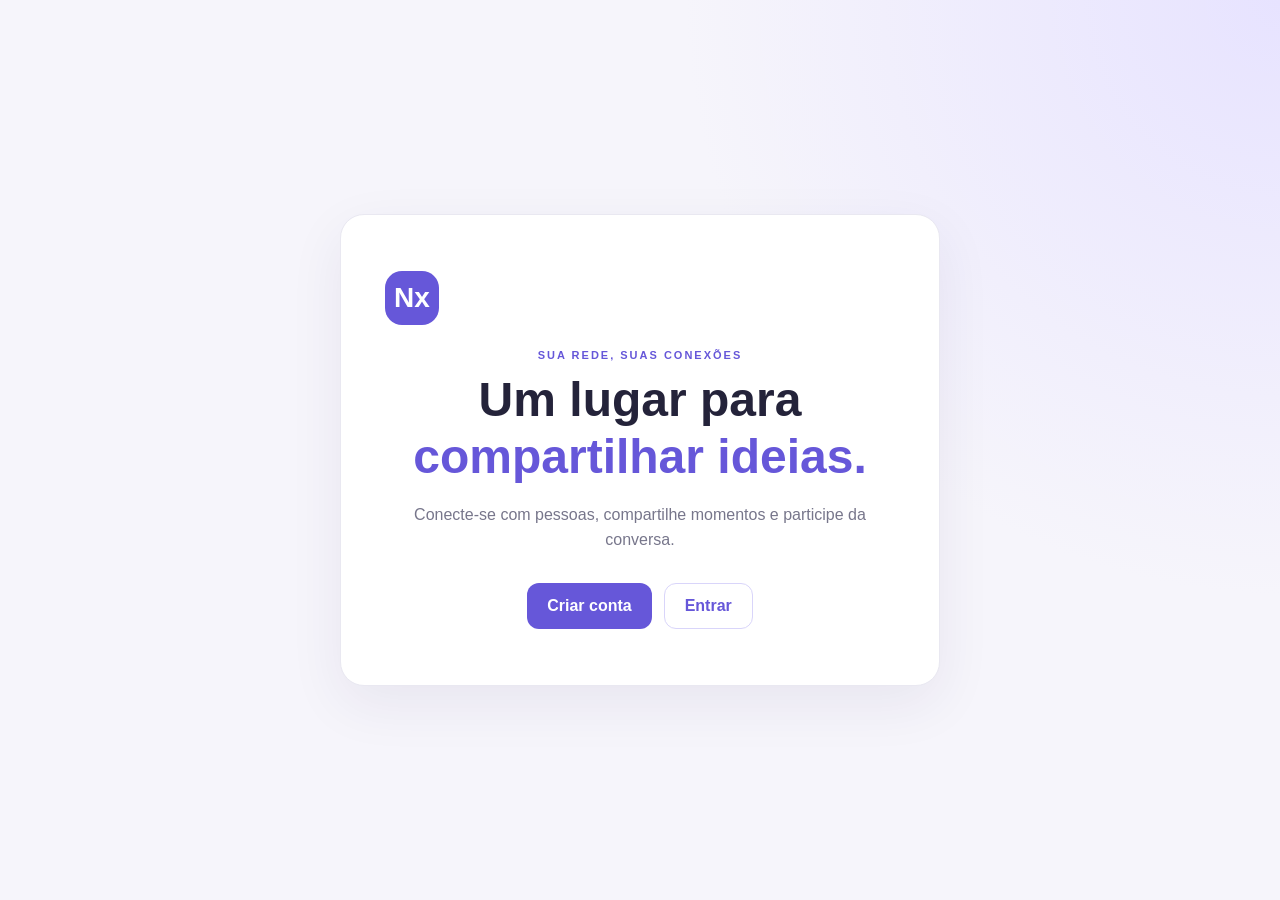
<file: index.html>
<!DOCTYPE html>
<html lang="pt-BR">
<head>
    <meta charset="UTF-8">
    <meta name="viewport" content="width=device-width, initial-scale=1.0">

    <title>Conecta | Bem-vinda</title>

    <link rel="stylesheet" href="css/style.css">
</head>

<body class="welcome-page">

    <main class="welcome-card">

        <div class="brand-mark">Nx</div>

        <p class="eyebrow">SUA REDE, SUAS CONEXÕES</p>

        <h1>
            Um lugar para<br>
            <span>compartilhar ideias.</span>
        </h1>

        <p class="muted">
            Conecte-se com pessoas, compartilhe momentos
            e participe da conversa.
        </p>

        <div class="welcome-actions">

            <a href="cadastro.html" class="button">
                Criar conta
            </a>

            <a href="login.html" class="button button-outline">
                Entrar
            </a>

        </div>

    </main>

</body>
</html>
</file>
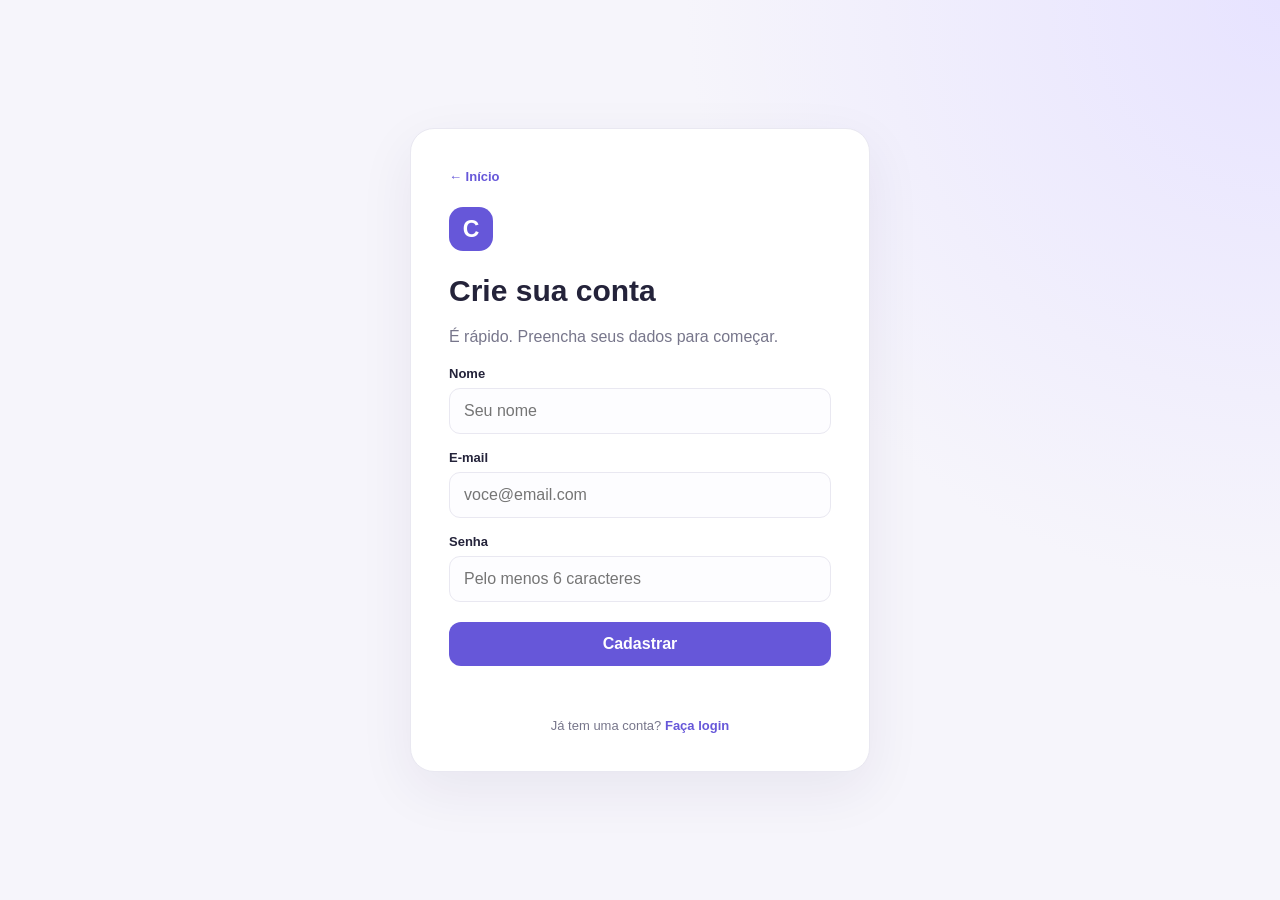
<file: cadastro.html>
<!DOCTYPE html>
<html lang="pt-BR">

<head>
    <meta charset="UTF-8">
    <meta name="viewport" content="width=device-width, initial-scale=1.0">

    <title>Criar conta | Nexly</title>

    <link rel="stylesheet" href="css/style.css">

    <script src="js/cadastro.js" defer></script>
</head>

<body class="auth-page">

    <main class="auth-card">

        <a href="index.html" class="back-link">
            ← Início
        </a>

        <div class="brand-mark small">C</div>

        <h1>Crie sua conta</h1>

        <p class="muted">
            É rápido. Preencha seus dados para começar.
        </p>

        <form id="cadastro-form">

            <label for="nome">Nome</label>

            <input
                type="text"
                id="nome"
                name="nome"
                placeholder="Seu nome"
                autocomplete="name"
                required
                minlength="2"
            >

            <label for="email">E-mail</label>

            <input
                type="email"
                id="email"
                name="email"
                placeholder="voce@email.com"
                autocomplete="email"
                required
            >

            <label for="senha">Senha</label>

            <input
                type="password"
                id="senha"
                name="senha"
                placeholder="Pelo menos 6 caracteres"
                autocomplete="new-password"
                required
                minlength="6"
            >

            <button type="submit" class="button full">
                Cadastrar
            </button>

            <p id="mensagem" class="message" role="status"></p>

        </form>

        <p class="form-footer">
            Já tem uma conta?
            <a href="login.html">Faça login</a>
        </p>

    </main>

</body>
</html>
</file>
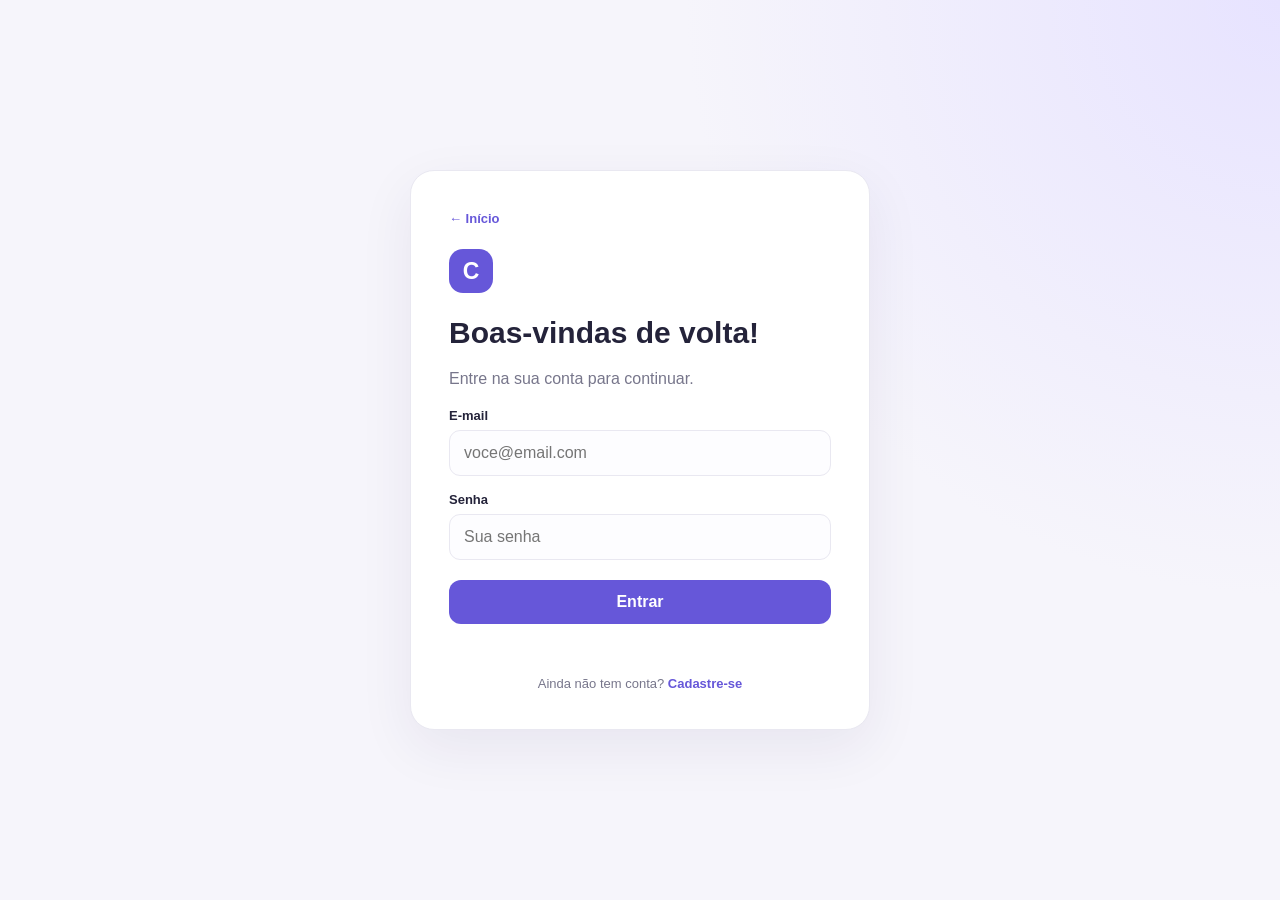
<file: feed.html>
<!DOCTYPE html>
<html lang="pt-BR">

<head>
    <meta charset="UTF-8">
    <meta name="viewport" content="width=device-width, initial-scale=1.0">

    <title>Feed | Nexly</title>

    <link rel="stylesheet" href="css/style.css">

    <script src="js/feed.js" defer></script>
</head>

<body class="feed-page">

    <!-- CABEÇALHO -->
    <header class="topbar">

        <a href="feed.html" class="brand">
            <span class="brand-mark tiny">Nx</span>
            Nexly
        </a>

        <div class="topbar-user">

            <span id="usuario-logado"></span>

            <button id="sair" class="text-button" type="button">
                Sair
            </button>

        </div>

    </header>


    <!-- CONTEÚDO PRINCIPAL -->
    <main class="feed-layout">

        <!-- LATERAL -->
        <aside class="side-card">

            <div class="brand-mark">Nx</div>

            <h2>Seu espaço.</h2>

            <p class="muted">
                Compartilhe ideias e acompanhe o que
                sua comunidade está publicando.
            </p>

        </aside>


        <!-- FEED -->
        <section class="feed-content">

            <!-- CRIAR PUBLICAÇÃO -->
            <div class="composer card">

                <h1>Seu feed</h1>

                <form id="post-form">

                    <label for="texto-post" class="sr-only">
                        O que você quer compartilhar?
                    </label>

                    <textarea
                        id="texto-post"
                        maxlength="500"
                        placeholder="O que você quer compartilhar?"
                        required
                    ></textarea>

                    <div class="composer-footer">

                        <small>
                            Até 500 caracteres
                        </small>

                        <button type="submit" class="button">
                            Publicar
                        </button>

                    </div>

                    <p
                        id="post-mensagem"
                        class="message"
                        role="status"
                    ></p>

                </form>

            </div>


            <!-- LISTA DE PUBLICAÇÕES -->
            <div class="feed-heading">

                <h2>Publicações</h2>

                <span id="total-posts" class="muted"></span>

            </div>

            <div id="lista-posts" class="posts-list">

                <!-- As publicações serão inseridas pelo JavaScript -->

            </div>

        </section>

    </main>

</body>

</html>
</file>
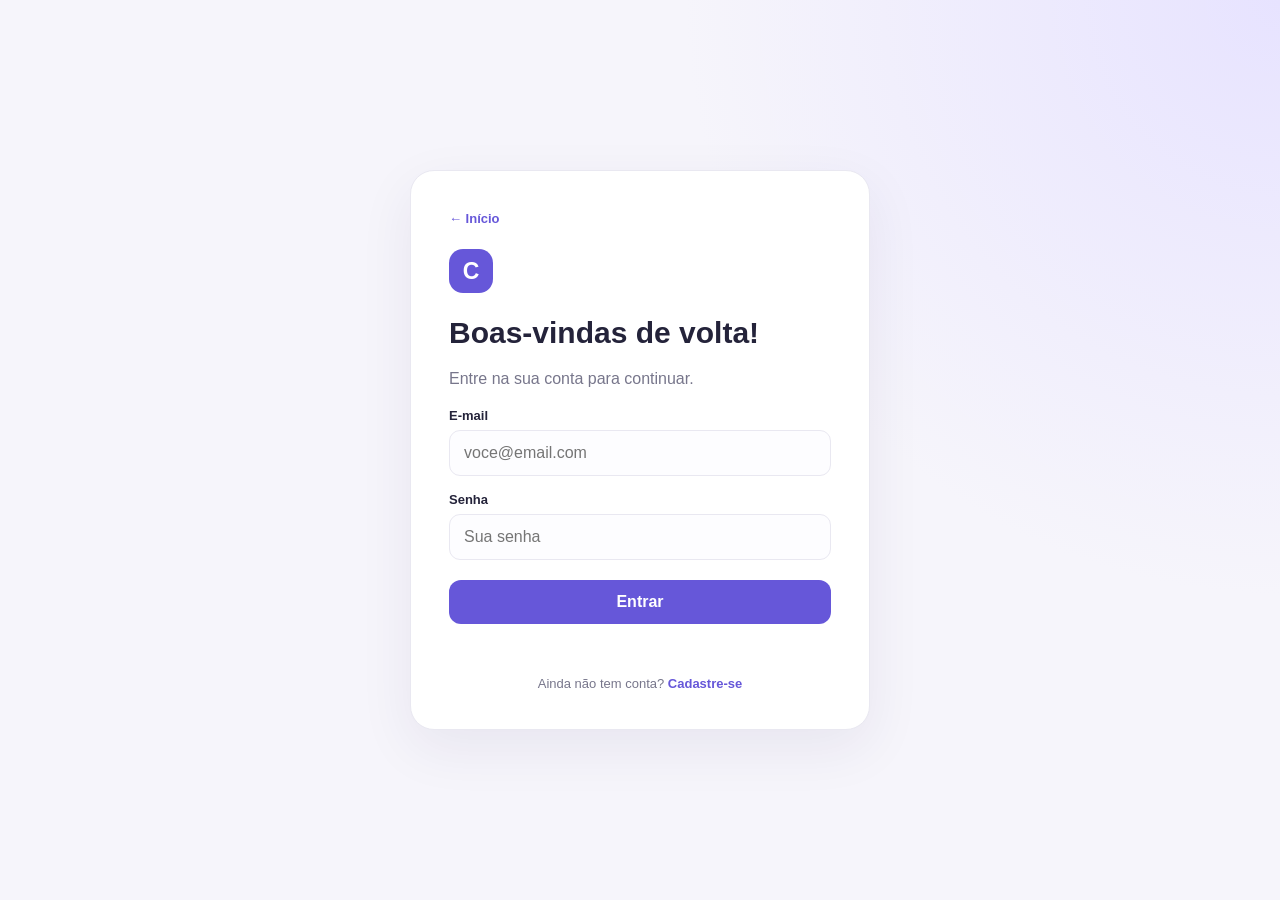
<file: login.html>
<!DOCTYPE html>
<html lang="pt-BR">

<head>
    <meta charset="UTF-8">
    <meta name="viewport" content="width=device-width, initial-scale=1.0">

    <title>Entrar | Nexly</title>

    <link rel="stylesheet" href="css/style.css">

    <script src="js/login.js" defer></script>
</head>

<body class="auth-page">

    <main class="auth-card">

        <a href="index.html" class="back-link">
            ← Início
        </a>

        <div class="brand-mark small">C</div>

        <h1>Boas-vindas de volta!</h1>

        <p class="muted">
            Entre na sua conta para continuar.
        </p>

        <form id="login-form">

            <label for="email">E-mail</label>

            <input
                type="email"
                id="email"
                name="email"
                placeholder="voce@email.com"
                autocomplete="email"
                required
            >

            <label for="senha">Senha</label>

            <input
                type="password"
                id="senha"
                name="senha"
                placeholder="Sua senha"
                autocomplete="current-password"
                required
            >

            <button type="submit" class="button full">
                Entrar
            </button>

            <p id="mensagem" class="message" role="status"></p>

        </form>

        <p class="form-footer">
            Ainda não tem conta?
            <a href="cadastro.html">Cadastre-se</a>
        </p>

    </main>

</body>
</html>
</file>
<file: css/style.css>
/* =================================
   CONFIGURAÇÕES GERAIS
================================= */

:root {
    --primary: #6657d9;
    --primary-dark: #5142c2;

    --ink: #24233a;
    --muted: #77768b;

    --line: #e9e8f1;
    --surface: #ffffff;
    --background: #f6f5fb;
}

* {
    box-sizing: border-box;
}

body {
    margin: 0;
    font-family: Arial, sans-serif;
    color: var(--ink);
    background: var(--background);
}

a {
    color: var(--primary);
    text-decoration: none;
    font-weight: 600;
}

button,
input,
textarea {
    font: inherit;
}

button,
.button {
    cursor: pointer;
}


/* =================================
   PÁGINA INICIAL
================================= */

.welcome-page,
.auth-page {
    min-height: 100vh;

    display: grid;
    place-items: center;

    padding: 24px;

    background:
        radial-gradient(
            circle at top right,
            #e7e3ff,
            transparent 38%
        ),
        var(--background);
}

.welcome-card,
.auth-card {
    width: min(100%, 460px);

    background: var(--surface);

    border: 1px solid var(--line);
    border-radius: 24px;

    padding: 38px;

    box-shadow: 0 18px 55px #29205b12;
}

.welcome-card {
    width: min(100%, 600px);

    text-align: center;

    padding: 56px 44px;
}


/* =================================
   LOGOTIPO
================================= */

.brand-mark {
    width: 54px;
    height: 54px;

    display: grid;
    place-items: center;

    border-radius: 17px;

    background: var(--primary);
    color: white;

    font-size: 28px;
    font-weight: 800;

    margin-bottom: 24px;
}

.brand-mark.small {
    width: 44px;
    height: 44px;

    border-radius: 14px;

    font-size: 23px;

    margin: 22px 0;
}

.brand-mark.tiny {
    width: 30px;
    height: 30px;

    border-radius: 10px;

    font-size: 17px;

    margin: 0;
}


/* =================================
   TEXTOS
================================= */

.eyebrow {
    color: var(--primary);

    font-size: 11px;
    letter-spacing: 2px;

    font-weight: 800;
}

h1 {
    font-size: 30px;
    line-height: 1.18;

    margin: 8px 0 12px;
}

.welcome-card h1 {
    font-size: clamp(34px, 7vw, 48px);
}

h1 span {
    color: var(--primary);
}

.muted {
    color: var(--muted);
    line-height: 1.6;
}


/* =================================
   BOTÕES
================================= */

.welcome-actions {
    display: flex;

    gap: 12px;

    justify-content: center;

    margin-top: 30px;

    flex-wrap: wrap;
}

.button {
    display: inline-flex;

    align-items: center;
    justify-content: center;

    border: 0;
    border-radius: 12px;

    background: var(--primary);
    color: white;

    padding: 13px 20px;

    font-weight: 700;

    transition: 0.2s;
}

.button:hover {
    background: var(--primary-dark);
    transform: translateY(-1px);
}

.button-outline {
    background: white;

    color: var(--primary);

    border: 1px solid #d9d5fa;
}

.button-outline:hover {
    background: #f4f2ff;
}

.full {
    width: 100%;
    margin-top: 20px;
}


/* =================================
   CADASTRO E LOGIN
================================= */

.back-link {
    font-size: 13px;
}

.auth-card h1 {
    margin-top: 0;
}

form label {
    display: block;

    font-size: 13px;
    font-weight: 700;

    margin: 16px 0 7px;
}

input,
textarea {
    width: 100%;

    border: 1px solid var(--line);
    border-radius: 11px;

    padding: 13px 14px;

    outline: none;

    background: #fdfdff;
    color: var(--ink);
}

input:focus,
textarea:focus {
    border-color: var(--primary);

    box-shadow: 0 0 0 3px #6657d91a;
}

.form-footer {
    text-align: center;

    font-size: 13px;

    margin: 22px 0 0;

    color: var(--muted);
}

.message {
    min-height: 20px;

    font-size: 13px;

    margin: 10px 0 0;

    color: var(--primary-dark);
}


/* =================================
   FEED - CABEÇALHO
================================= */

.feed-page {
    min-height: 100vh;
}

.topbar {
    height: 70px;

    background: white;

    border-bottom: 1px solid var(--line);

    display: flex;

    align-items: center;
    justify-content: space-between;

    padding: 0 max(22px, calc((100% - 1120px)/2));
}

.brand {
    display: flex;

    align-items: center;

    gap: 10px;

    color: var(--ink);

    font-size: 20px;
    font-weight: 800;
}

.topbar-user {
    display: flex;

    align-items: center;

    gap: 18px;

    font-size: 13px;
}

.text-button {
    border: 0;

    background: transparent;

    color: var(--primary);

    font-weight: 700;
}


/* =================================
   FEED - ESTRUTURA
================================= */

.feed-layout {
    width: min(1120px, calc(100% - 40px));

    margin: 34px auto;

    display: grid;

    grid-template-columns: 260px minmax(0, 1fr);

    gap: 26px;

    align-items: start;
}

.side-card,
.card,
.post-card {
    background: white;

    border: 1px solid var(--line);

    border-radius: 18px;

    padding: 22px;
}

.side-card {
    position: sticky;
    top: 24px;
}

.side-card h2 {
    margin: 0;
}

.feed-content h1 {
    margin: 0 0 18px;
}


/* =================================
   CRIAR PUBLICAÇÃO
================================= */

textarea {
    min-height: 110px;
    resize: vertical;
}

.composer-footer {
    display: flex;

    justify-content: space-between;

    align-items: center;

    gap: 12px;

    margin-top: 12px;
}

.composer-footer small {
    color: var(--muted);
}


/* =================================
   PUBLICAÇÕES
================================= */

.feed-heading {
    display: flex;

    justify-content: space-between;

    align-items: center;

    margin: 26px 0 14px;
}

.feed-heading h2 {
    margin: 0;
    font-size: 19px;
}

.posts-list {
    display: grid;
    gap: 14px;
}

.post-card {
    padding: 20px;
}

.post-header {
    display: flex;

    justify-content: space-between;

    gap: 12px;

    align-items: center;
}

.post-author {
    font-weight: 800;
}

.post-date {
    color: var(--muted);
    font-size: 12px;
}

.post-text {
    white-space: pre-wrap;

    overflow-wrap: anywhere;

    line-height: 1.6;

    margin: 16px 0;
}


/* =================================
   CURTIDAS
================================= */

.like-button {
    border: 1px solid var(--line);

    background: white;

    color: var(--muted);

    border-radius: 20px;

    padding: 8px 13px;

    font-weight: 700;
}

.like-button.liked {
    color: #d34d82;

    border-color: #f2c6d8;

    background: #fff5f9;
}


/* =================================
   FEED VAZIO
================================= */

.empty-state {
    text-align: center;

    padding: 34px;

    color: var(--muted);

    background: white;

    border: 1px dashed #d8d5e8;

    border-radius: 16px;
}


/* =================================
   ACESSIBILIDADE
================================= */

.sr-only {
    position: absolute;

    width: 1px;
    height: 1px;

    padding: 0;
    margin: -1px;

    overflow: hidden;

    clip: rect(0, 0, 0, 0);

    white-space: nowrap;

    border: 0;
}


/* =================================
   RESPONSIVIDADE
================================= */

@media (max-width: 760px) {

    .feed-layout {
        grid-template-columns: 1fr;

        margin-top: 20px;
    }

    .side-card {
        display: none;
    }

    .topbar {
        padding: 0 18px;
    }

    .topbar-user {
        gap: 10px;
    }

    .auth-card {
        padding: 28px 22px;
    }

    .welcome-card {
        padding: 42px 24px;
    }

}
</file>
